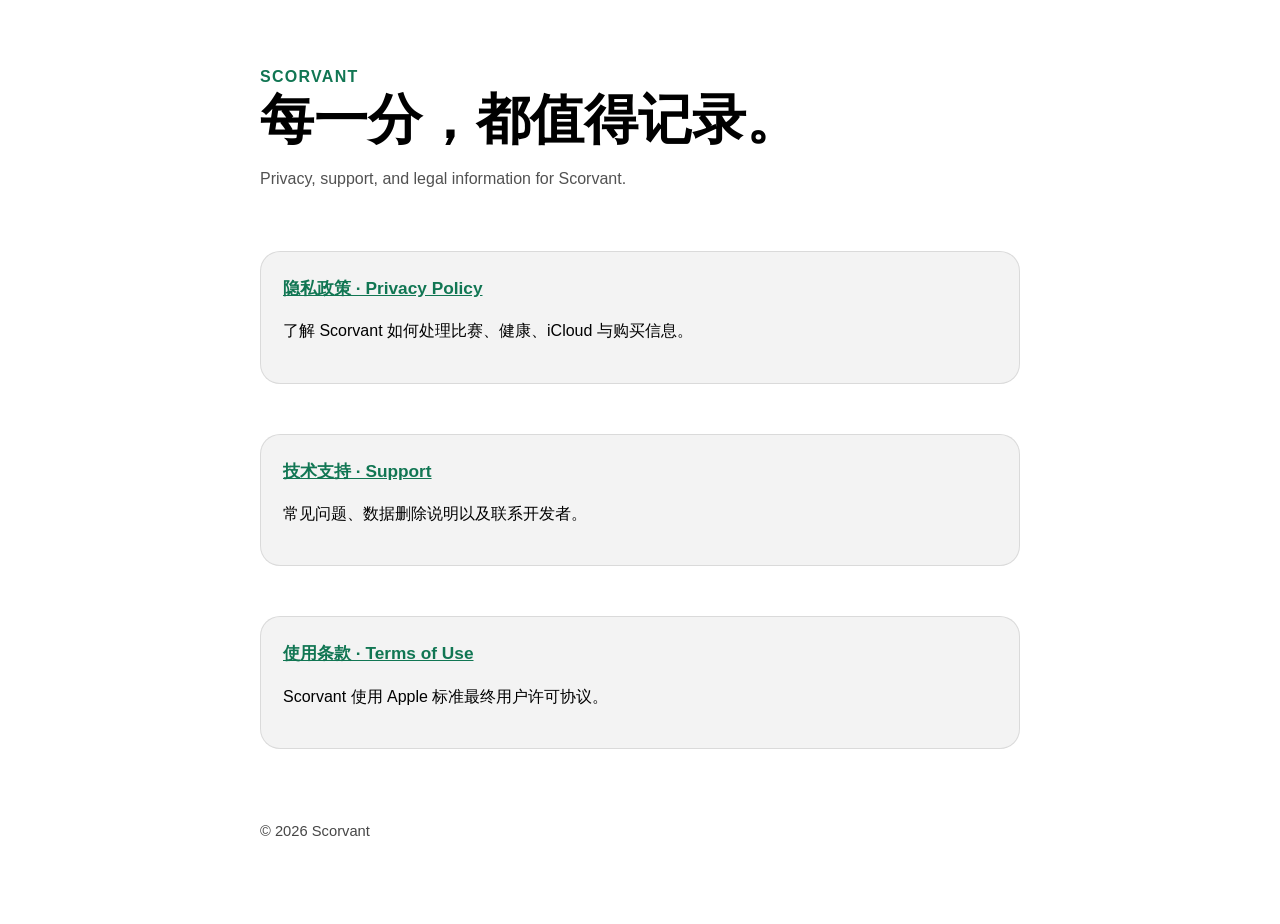
<file: index.html>
<!doctype html>
<html lang="zh-Hans">
<head>
  <meta charset="utf-8">
  <meta name="viewport" content="width=device-width, initial-scale=1">
  <meta name="description" content="Scorvant privacy and support information.">
  <title>Scorvant</title>
  <link rel="stylesheet" href="./styles.css">
</head>
<body>
  <main>
    <header>
      <div class="eyebrow">SCORVANT</div>
      <h1>每一分，都值得记录。</h1>
      <p class="muted">Privacy, support, and legal information for Scorvant.</p>
    </header>
    <section class="links" aria-label="Scorvant information">
      <div class="card">
        <a href="./privacy/">隐私政策 · Privacy Policy</a>
        <p>了解 Scorvant 如何处理比赛、健康、iCloud 与购买信息。</p>
      </div>
      <div class="card">
        <a href="./support/">技术支持 · Support</a>
        <p>常见问题、数据删除说明以及联系开发者。</p>
      </div>
      <div class="card">
        <a href="https://www.apple.com/legal/internet-services/itunes/dev/stdeula/">使用条款 · Terms of Use</a>
        <p>Scorvant 使用 Apple 标准最终用户许可协议。</p>
      </div>
    </section>
    <footer>© 2026 Scorvant</footer>
  </main>
</body>
</html>
</file>
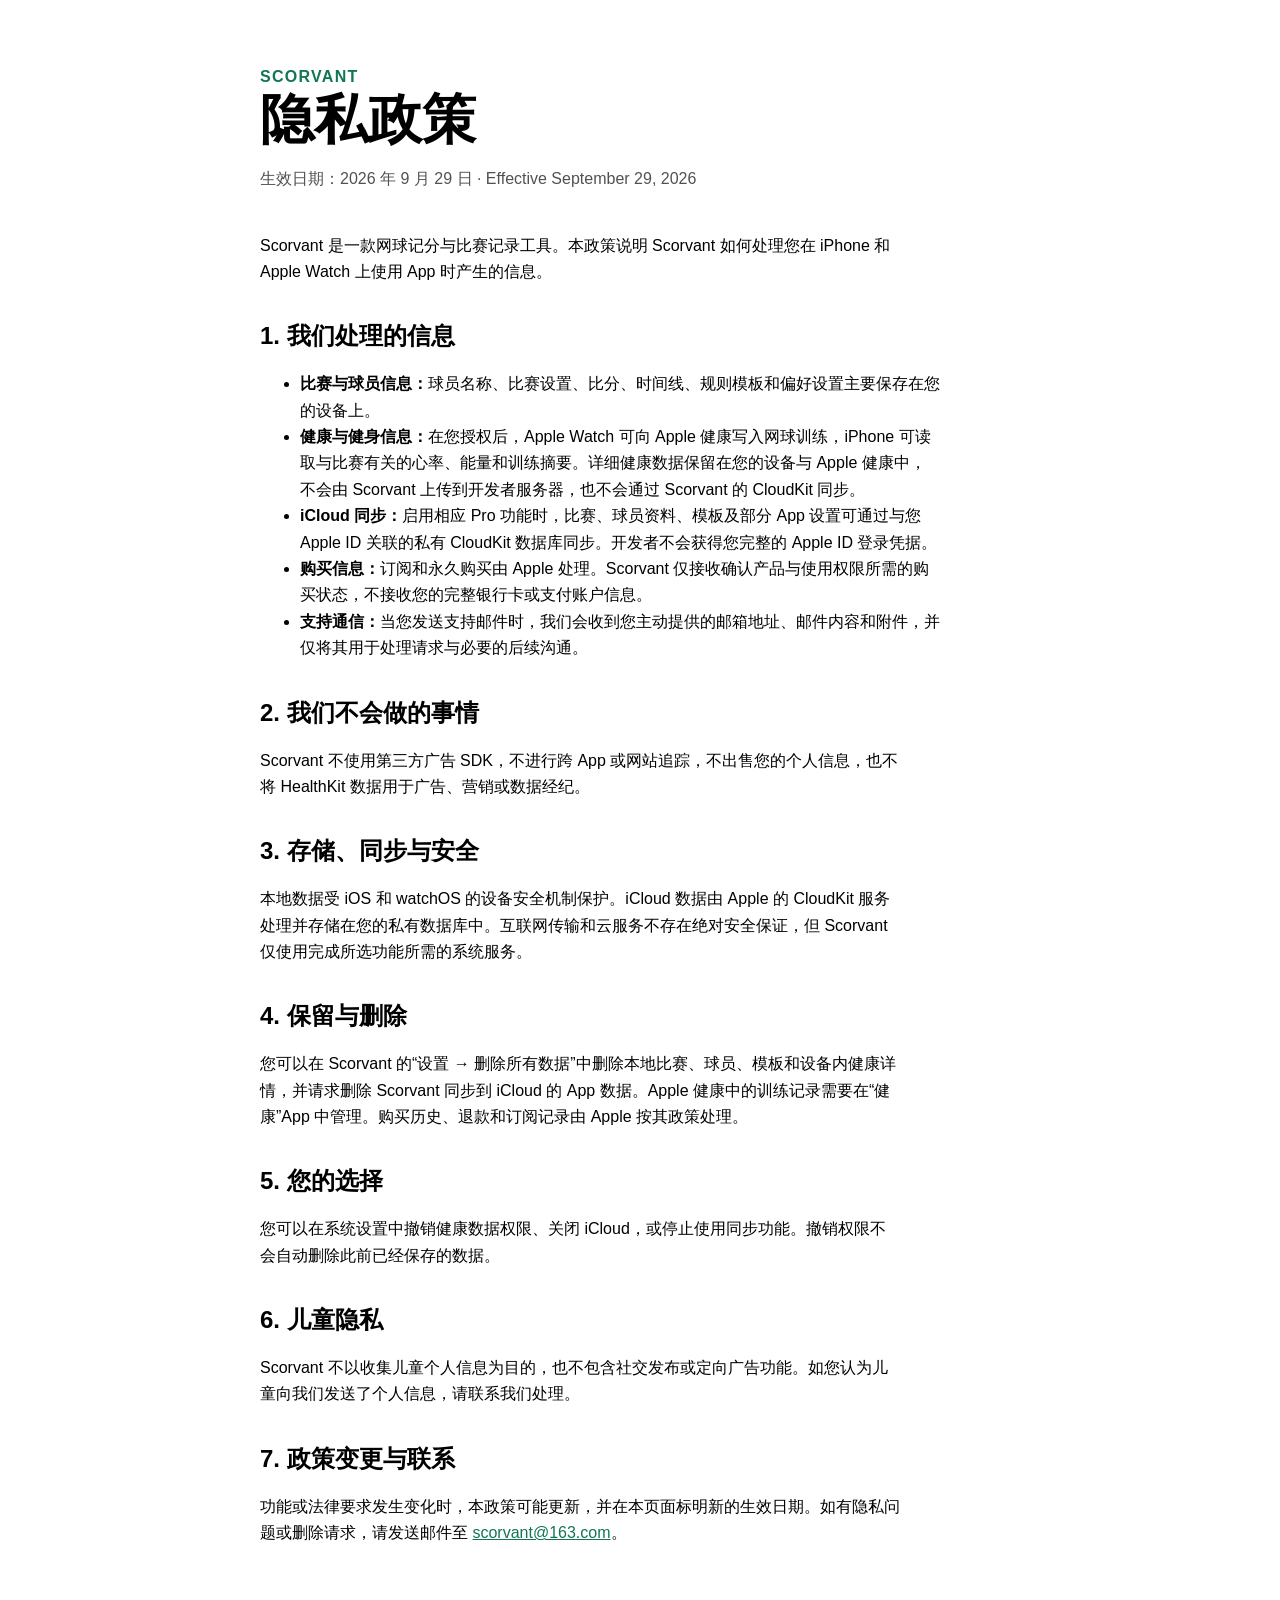
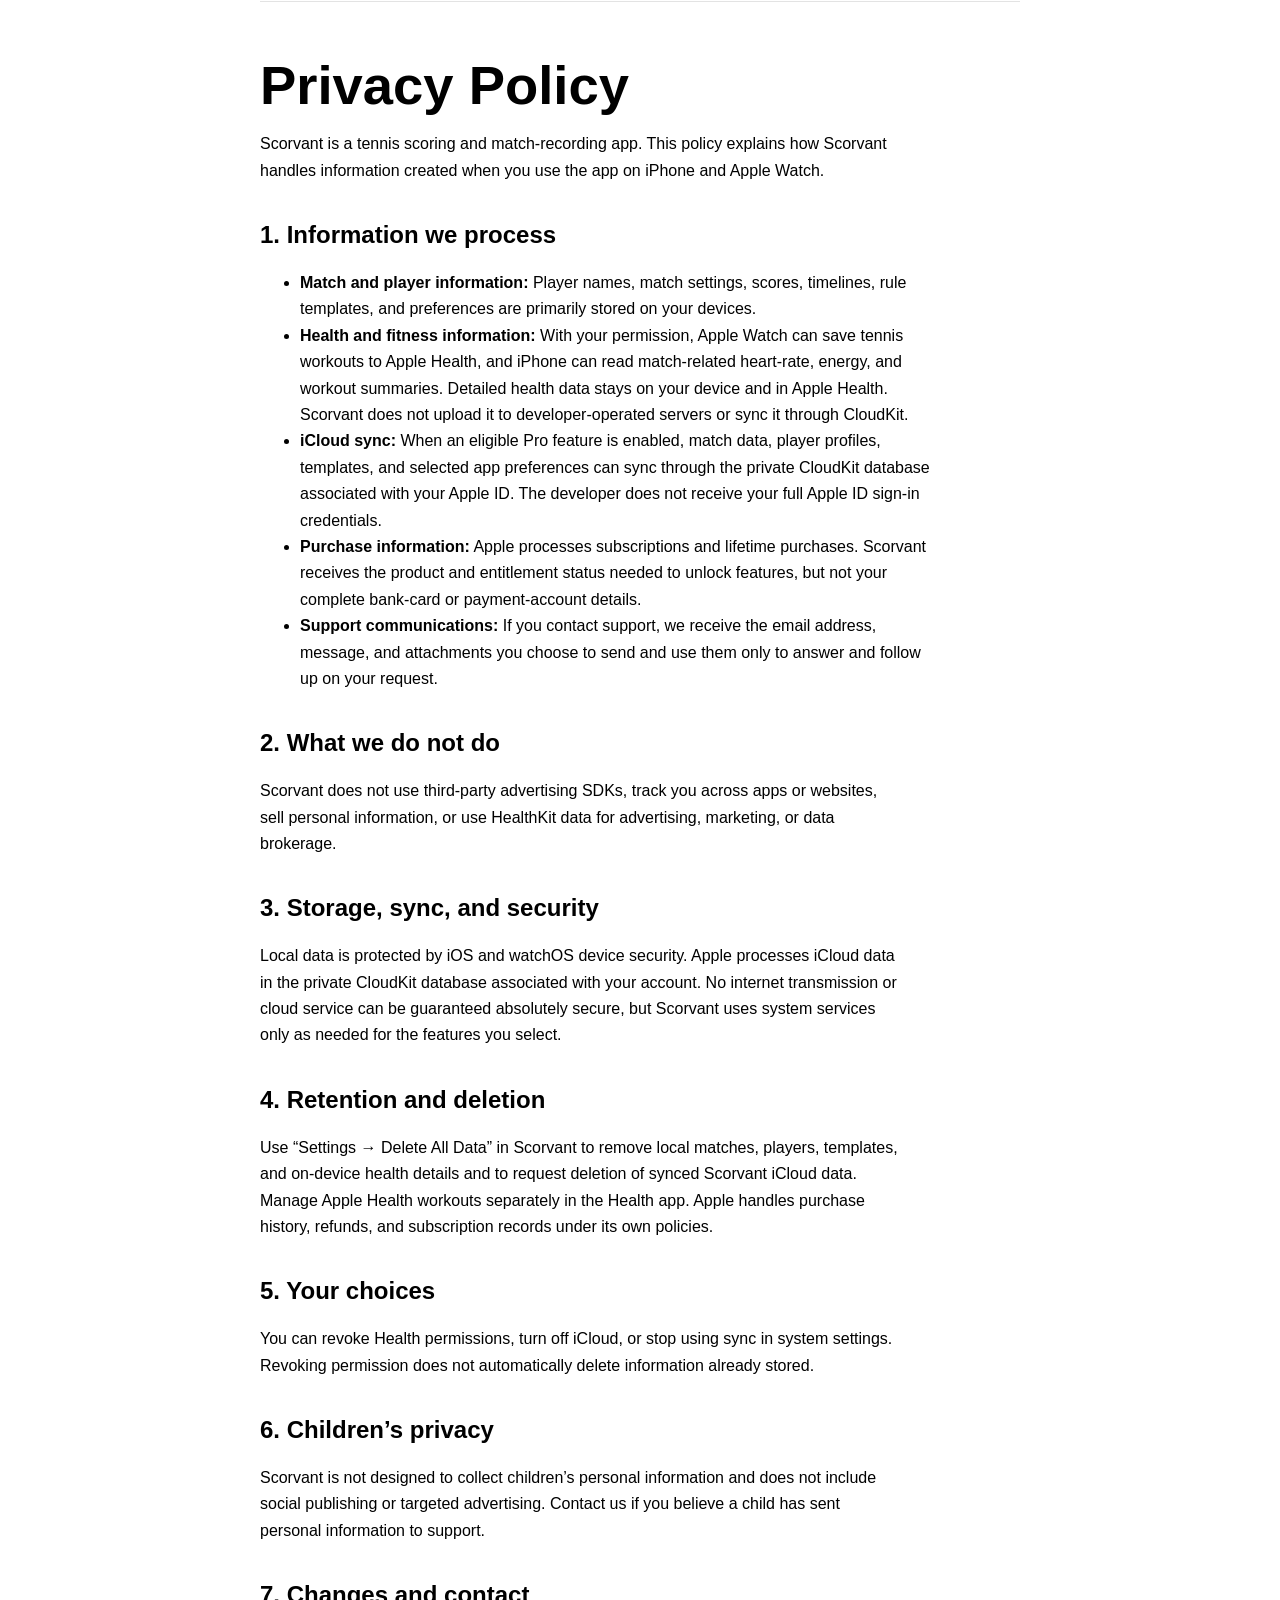
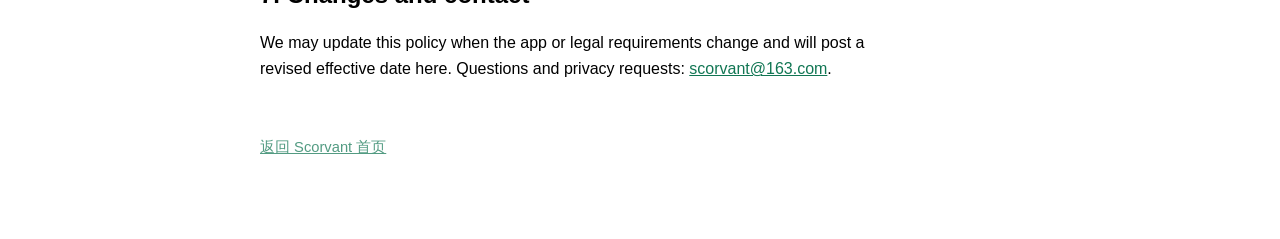
<file: privacy/index.html>
<!doctype html>
<html lang="zh-Hans">
<head>
  <meta charset="utf-8">
  <meta name="viewport" content="width=device-width, initial-scale=1">
  <meta name="description" content="Scorvant Privacy Policy">
  <title>Scorvant 隐私政策 · Privacy Policy</title>
  <link rel="stylesheet" href="../styles.css">
</head>
<body>
  <main>
    <header>
      <div class="eyebrow">SCORVANT</div>
      <h1>隐私政策</h1>
      <p class="muted">生效日期：2026 年 9 月 29 日 · Effective September 29, 2026</p>
    </header>

    <p>Scorvant 是一款网球记分与比赛记录工具。本政策说明 Scorvant 如何处理您在 iPhone 和 Apple Watch 上使用 App 时产生的信息。</p>

    <h2>1. 我们处理的信息</h2>
    <ul>
      <li><strong>比赛与球员信息：</strong>球员名称、比赛设置、比分、时间线、规则模板和偏好设置主要保存在您的设备上。</li>
      <li><strong>健康与健身信息：</strong>在您授权后，Apple Watch 可向 Apple 健康写入网球训练，iPhone 可读取与比赛有关的心率、能量和训练摘要。详细健康数据保留在您的设备与 Apple 健康中，不会由 Scorvant 上传到开发者服务器，也不会通过 Scorvant 的 CloudKit 同步。</li>
      <li><strong>iCloud 同步：</strong>启用相应 Pro 功能时，比赛、球员资料、模板及部分 App 设置可通过与您 Apple ID 关联的私有 CloudKit 数据库同步。开发者不会获得您完整的 Apple ID 登录凭据。</li>
      <li><strong>购买信息：</strong>订阅和永久购买由 Apple 处理。Scorvant 仅接收确认产品与使用权限所需的购买状态，不接收您的完整银行卡或支付账户信息。</li>
      <li><strong>支持通信：</strong>当您发送支持邮件时，我们会收到您主动提供的邮箱地址、邮件内容和附件，并仅将其用于处理请求与必要的后续沟通。</li>
    </ul>

    <h2>2. 我们不会做的事情</h2>
    <p>Scorvant 不使用第三方广告 SDK，不进行跨 App 或网站追踪，不出售您的个人信息，也不将 HealthKit 数据用于广告、营销或数据经纪。</p>

    <h2>3. 存储、同步与安全</h2>
    <p>本地数据受 iOS 和 watchOS 的设备安全机制保护。iCloud 数据由 Apple 的 CloudKit 服务处理并存储在您的私有数据库中。互联网传输和云服务不存在绝对安全保证，但 Scorvant 仅使用完成所选功能所需的系统服务。</p>

    <h2>4. 保留与删除</h2>
    <p>您可以在 Scorvant 的“设置 → 删除所有数据”中删除本地比赛、球员、模板和设备内健康详情，并请求删除 Scorvant 同步到 iCloud 的 App 数据。Apple 健康中的训练记录需要在“健康”App 中管理。购买历史、退款和订阅记录由 Apple 按其政策处理。</p>

    <h2>5. 您的选择</h2>
    <p>您可以在系统设置中撤销健康数据权限、关闭 iCloud，或停止使用同步功能。撤销权限不会自动删除此前已经保存的数据。</p>

    <h2>6. 儿童隐私</h2>
    <p>Scorvant 不以收集儿童个人信息为目的，也不包含社交发布或定向广告功能。如您认为儿童向我们发送了个人信息，请联系我们处理。</p>

    <h2>7. 政策变更与联系</h2>
    <p>功能或法律要求发生变化时，本政策可能更新，并在本页面标明新的生效日期。如有隐私问题或删除请求，请发送邮件至 <a href="mailto:scorvant@163.com">scorvant@163.com</a>。</p>

    <hr>

    <h1 lang="en">Privacy Policy</h1>
    <p lang="en">Scorvant is a tennis scoring and match-recording app. This policy explains how Scorvant handles information created when you use the app on iPhone and Apple Watch.</p>

    <h2 lang="en">1. Information we process</h2>
    <ul lang="en">
      <li><strong>Match and player information:</strong> Player names, match settings, scores, timelines, rule templates, and preferences are primarily stored on your devices.</li>
      <li><strong>Health and fitness information:</strong> With your permission, Apple Watch can save tennis workouts to Apple Health, and iPhone can read match-related heart-rate, energy, and workout summaries. Detailed health data stays on your device and in Apple Health. Scorvant does not upload it to developer-operated servers or sync it through CloudKit.</li>
      <li><strong>iCloud sync:</strong> When an eligible Pro feature is enabled, match data, player profiles, templates, and selected app preferences can sync through the private CloudKit database associated with your Apple ID. The developer does not receive your full Apple ID sign-in credentials.</li>
      <li><strong>Purchase information:</strong> Apple processes subscriptions and lifetime purchases. Scorvant receives the product and entitlement status needed to unlock features, but not your complete bank-card or payment-account details.</li>
      <li><strong>Support communications:</strong> If you contact support, we receive the email address, message, and attachments you choose to send and use them only to answer and follow up on your request.</li>
    </ul>

    <h2 lang="en">2. What we do not do</h2>
    <p lang="en">Scorvant does not use third-party advertising SDKs, track you across apps or websites, sell personal information, or use HealthKit data for advertising, marketing, or data brokerage.</p>

    <h2 lang="en">3. Storage, sync, and security</h2>
    <p lang="en">Local data is protected by iOS and watchOS device security. Apple processes iCloud data in the private CloudKit database associated with your account. No internet transmission or cloud service can be guaranteed absolutely secure, but Scorvant uses system services only as needed for the features you select.</p>

    <h2 lang="en">4. Retention and deletion</h2>
    <p lang="en">Use “Settings → Delete All Data” in Scorvant to remove local matches, players, templates, and on-device health details and to request deletion of synced Scorvant iCloud data. Manage Apple Health workouts separately in the Health app. Apple handles purchase history, refunds, and subscription records under its own policies.</p>

    <h2 lang="en">5. Your choices</h2>
    <p lang="en">You can revoke Health permissions, turn off iCloud, or stop using sync in system settings. Revoking permission does not automatically delete information already stored.</p>

    <h2 lang="en">6. Children’s privacy</h2>
    <p lang="en">Scorvant is not designed to collect children’s personal information and does not include social publishing or targeted advertising. Contact us if you believe a child has sent personal information to support.</p>

    <h2 lang="en">7. Changes and contact</h2>
    <p lang="en">We may update this policy when the app or legal requirements change and will post a revised effective date here. Questions and privacy requests: <a href="mailto:scorvant@163.com">scorvant@163.com</a>.</p>

    <footer><a href="../">返回 Scorvant 首页</a></footer>
  </main>
</body>
</html>
</file>
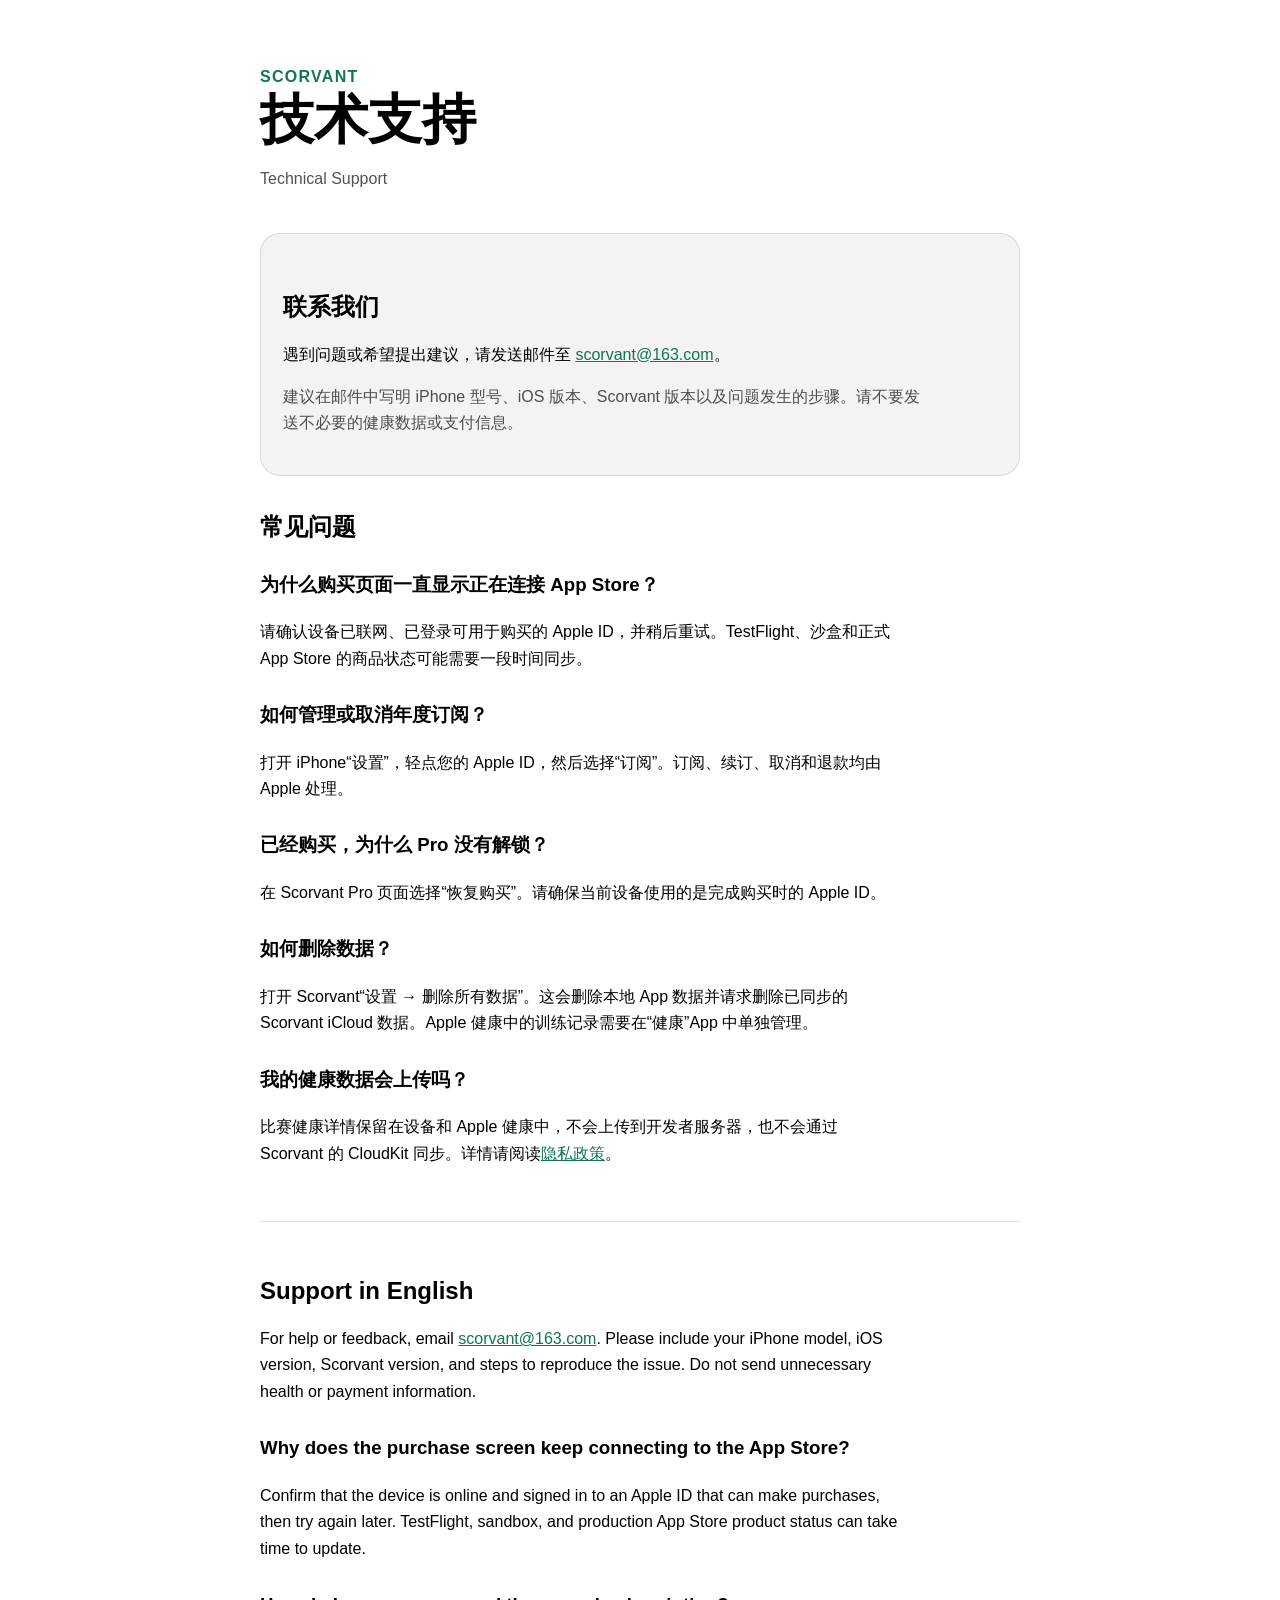
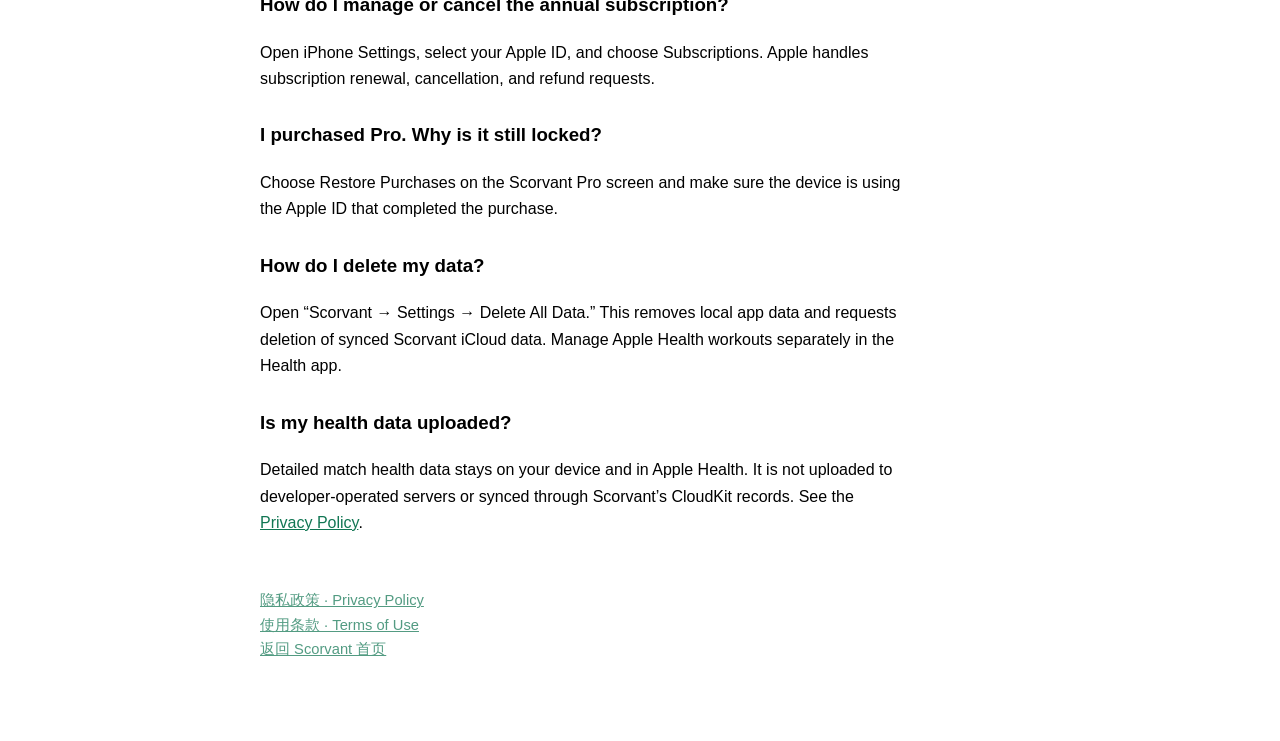
<file: support/index.html>
<!doctype html>
<html lang="zh-Hans">
<head>
  <meta charset="utf-8">
  <meta name="viewport" content="width=device-width, initial-scale=1">
  <meta name="description" content="Scorvant technical support and contact information.">
  <title>Scorvant 技术支持 · Support</title>
  <link rel="stylesheet" href="../styles.css">
</head>
<body>
  <main>
    <header>
      <div class="eyebrow">SCORVANT</div>
      <h1>技术支持</h1>
      <p class="muted">Technical Support</p>
    </header>

    <section class="card">
      <h2>联系我们</h2>
      <p>遇到问题或希望提出建议，请发送邮件至 <a href="mailto:scorvant@163.com?subject=Scorvant%20Support">scorvant@163.com</a>。</p>
      <p class="muted">建议在邮件中写明 iPhone 型号、iOS 版本、Scorvant 版本以及问题发生的步骤。请不要发送不必要的健康数据或支付信息。</p>
    </section>

    <h2>常见问题</h2>
    <h3>为什么购买页面一直显示正在连接 App Store？</h3>
    <p>请确认设备已联网、已登录可用于购买的 Apple ID，并稍后重试。TestFlight、沙盒和正式 App Store 的商品状态可能需要一段时间同步。</p>

    <h3>如何管理或取消年度订阅？</h3>
    <p>打开 iPhone“设置”，轻点您的 Apple ID，然后选择“订阅”。订阅、续订、取消和退款均由 Apple 处理。</p>

    <h3>已经购买，为什么 Pro 没有解锁？</h3>
    <p>在 Scorvant Pro 页面选择“恢复购买”。请确保当前设备使用的是完成购买时的 Apple ID。</p>

    <h3>如何删除数据？</h3>
    <p>打开 Scorvant“设置 → 删除所有数据”。这会删除本地 App 数据并请求删除已同步的 Scorvant iCloud 数据。Apple 健康中的训练记录需要在“健康”App 中单独管理。</p>

    <h3>我的健康数据会上传吗？</h3>
    <p>比赛健康详情保留在设备和 Apple 健康中，不会上传到开发者服务器，也不会通过 Scorvant 的 CloudKit 同步。详情请阅读<a href="../privacy/">隐私政策</a>。</p>

    <hr>

    <h2 lang="en">Support in English</h2>
    <p lang="en">For help or feedback, email <a href="mailto:scorvant@163.com?subject=Scorvant%20Support">scorvant@163.com</a>. Please include your iPhone model, iOS version, Scorvant version, and steps to reproduce the issue. Do not send unnecessary health or payment information.</p>

    <h3 lang="en">Why does the purchase screen keep connecting to the App Store?</h3>
    <p lang="en">Confirm that the device is online and signed in to an Apple ID that can make purchases, then try again later. TestFlight, sandbox, and production App Store product status can take time to update.</p>

    <h3 lang="en">How do I manage or cancel the annual subscription?</h3>
    <p lang="en">Open iPhone Settings, select your Apple ID, and choose Subscriptions. Apple handles subscription renewal, cancellation, and refund requests.</p>

    <h3 lang="en">I purchased Pro. Why is it still locked?</h3>
    <p lang="en">Choose Restore Purchases on the Scorvant Pro screen and make sure the device is using the Apple ID that completed the purchase.</p>

    <h3 lang="en">How do I delete my data?</h3>
    <p lang="en">Open “Scorvant → Settings → Delete All Data.” This removes local app data and requests deletion of synced Scorvant iCloud data. Manage Apple Health workouts separately in the Health app.</p>

    <h3 lang="en">Is my health data uploaded?</h3>
    <p lang="en">Detailed match health data stays on your device and in Apple Health. It is not uploaded to developer-operated servers or synced through Scorvant’s CloudKit records. See the <a href="../privacy/">Privacy Policy</a>.</p>

    <footer>
      <a href="../privacy/">隐私政策 · Privacy Policy</a><br>
      <a href="https://www.apple.com/legal/internet-services/itunes/dev/stdeula/">使用条款 · Terms of Use</a><br>
      <a href="../">返回 Scorvant 首页</a>
    </footer>
  </main>
</body>
</html>
</file>
<file: styles.css>
:root {
  color-scheme: light dark;
  --accent: #117653;
  --surface: rgba(127, 127, 127, 0.09);
  --border: rgba(127, 127, 127, 0.22);
  font-family: -apple-system, BlinkMacSystemFont, "Segoe UI", sans-serif;
}

* { box-sizing: border-box; }
body { margin: 0; line-height: 1.65; background: Canvas; color: CanvasText; }
main { width: min(760px, calc(100% - 36px)); margin: 0 auto; padding: 64px 0 80px; }
header { margin-bottom: 40px; }
h1 { margin: 0 0 8px; font-size: clamp(2rem, 8vw, 3.4rem); line-height: 1.1; }
h2 { margin-top: 36px; line-height: 1.25; }
h3 { margin-top: 28px; }
p, li { max-width: 72ch; }
a { color: var(--accent); }
.eyebrow { color: var(--accent); font-weight: 750; letter-spacing: 0.08em; }
.muted { opacity: 0.68; }
.card { padding: 22px; margin: 18px 0; border: 1px solid var(--border); border-radius: 20px; background: var(--surface); }
.links { display: grid; gap: 14px; }
.links a { font-size: 1.08rem; font-weight: 700; }
hr { margin: 54px 0; border: 0; border-top: 1px solid var(--border); }
footer { margin-top: 52px; font-size: 0.92rem; opacity: 0.72; }

@media (prefers-color-scheme: dark) {
  :root { --accent: #55d8aa; }
}
</file>
